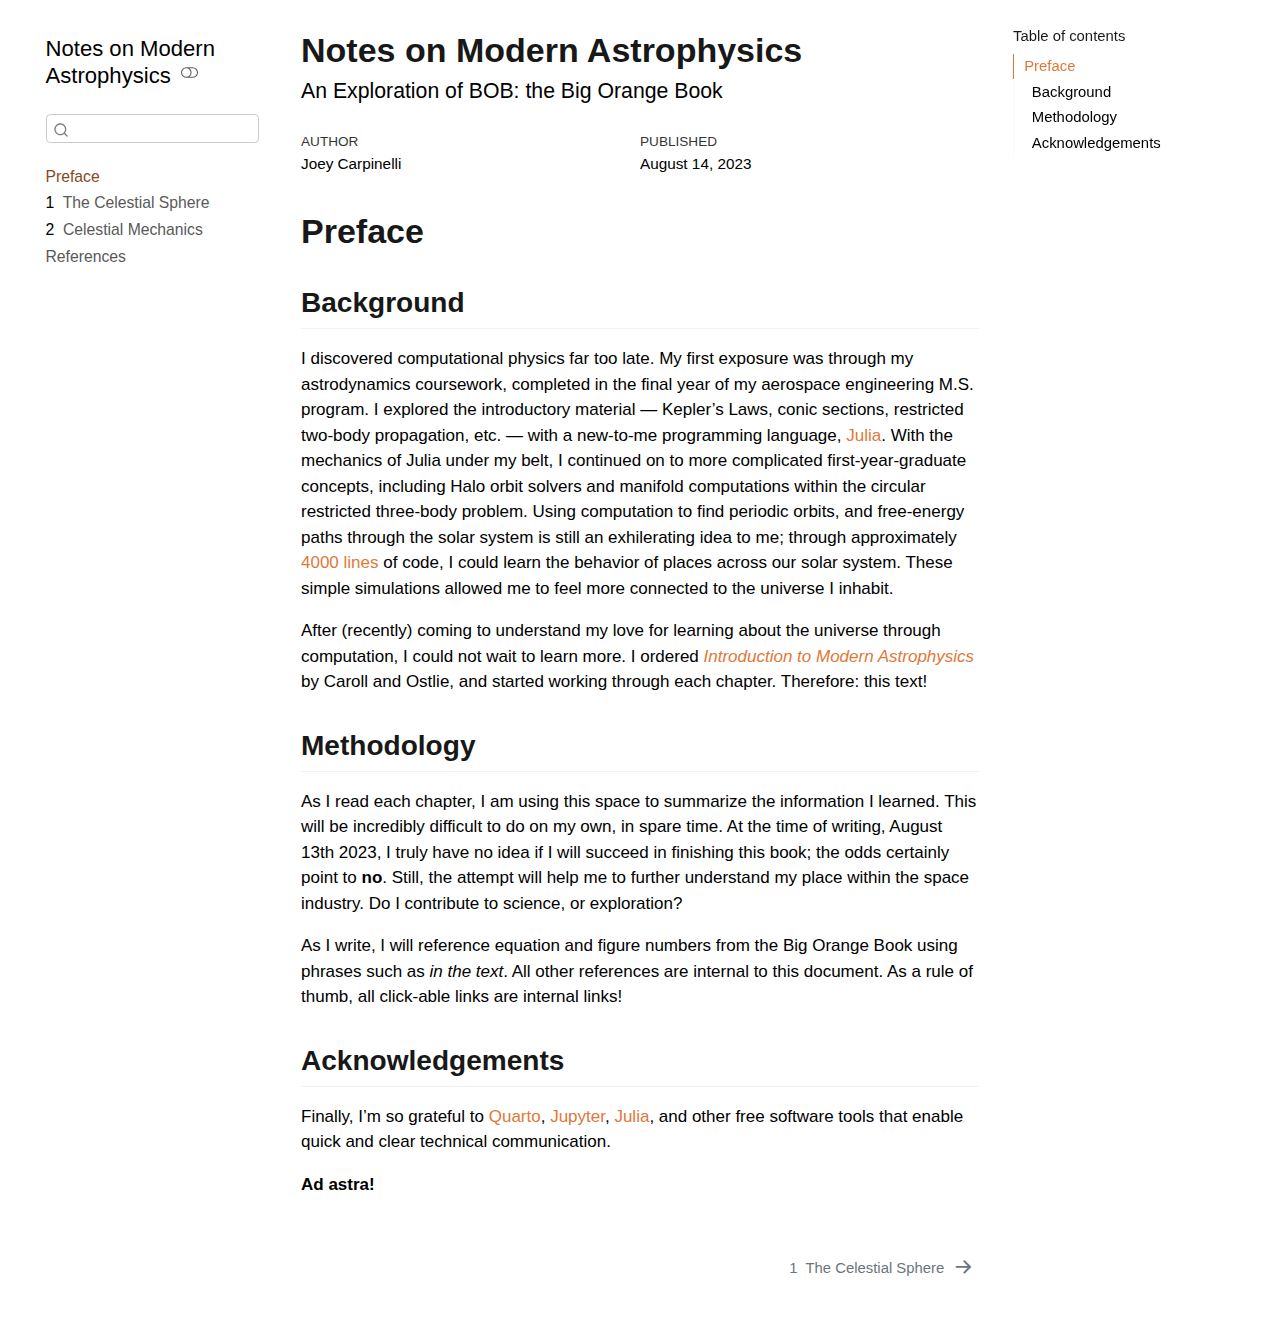
<file: index.html>
<!DOCTYPE html>
<html xmlns="http://www.w3.org/1999/xhtml" lang="en" xml:lang="en"><head>

<meta charset="utf-8">
<meta name="generator" content="quarto-1.3.450">

<meta name="viewport" content="width=device-width, initial-scale=1.0, user-scalable=yes">

<meta name="author" content="Joey Carpinelli">
<meta name="dcterms.date" content="2023-08-14">

<title>Notes on Modern Astrophysics</title>
<style>
code{white-space: pre-wrap;}
span.smallcaps{font-variant: small-caps;}
div.columns{display: flex; gap: min(4vw, 1.5em);}
div.column{flex: auto; overflow-x: auto;}
div.hanging-indent{margin-left: 1.5em; text-indent: -1.5em;}
ul.task-list{list-style: none;}
ul.task-list li input[type="checkbox"] {
  width: 0.8em;
  margin: 0 0.8em 0.2em -1em; /* quarto-specific, see https://github.com/quarto-dev/quarto-cli/issues/4556 */ 
  vertical-align: middle;
}
</style>


<script src="site_libs/quarto-nav/quarto-nav.js"></script>
<script src="site_libs/quarto-nav/headroom.min.js"></script>
<script src="site_libs/clipboard/clipboard.min.js"></script>
<script src="site_libs/quarto-search/autocomplete.umd.js"></script>
<script src="site_libs/quarto-search/fuse.min.js"></script>
<script src="site_libs/quarto-search/quarto-search.js"></script>
<meta name="quarto:offset" content="./">
<link href="./celestial-sphere.html" rel="next">
<script src="site_libs/quarto-html/quarto.js"></script>
<script src="site_libs/quarto-html/popper.min.js"></script>
<script src="site_libs/quarto-html/tippy.umd.min.js"></script>
<script src="site_libs/quarto-html/anchor.min.js"></script>
<link href="site_libs/quarto-html/tippy.css" rel="stylesheet">
<link href="site_libs/quarto-html/quarto-syntax-highlighting.css" rel="stylesheet" class="quarto-color-scheme" id="quarto-text-highlighting-styles">
<link href="site_libs/quarto-html/quarto-syntax-highlighting-dark.css" rel="prefetch" class="quarto-color-scheme quarto-color-alternate" id="quarto-text-highlighting-styles">
<script src="site_libs/bootstrap/bootstrap.min.js"></script>
<link href="site_libs/bootstrap/bootstrap-icons.css" rel="stylesheet">
<link href="site_libs/bootstrap/bootstrap.min.css" rel="stylesheet" class="quarto-color-scheme" id="quarto-bootstrap" data-mode="light">
<link href="site_libs/bootstrap/bootstrap-dark.min.css" rel="prefetch" class="quarto-color-scheme quarto-color-alternate" id="quarto-bootstrap" data-mode="dark">
<script id="quarto-search-options" type="application/json">{
  "location": "sidebar",
  "copy-button": false,
  "collapse-after": 3,
  "panel-placement": "start",
  "type": "textbox",
  "limit": 20,
  "language": {
    "search-no-results-text": "No results",
    "search-matching-documents-text": "matching documents",
    "search-copy-link-title": "Copy link to search",
    "search-hide-matches-text": "Hide additional matches",
    "search-more-match-text": "more match in this document",
    "search-more-matches-text": "more matches in this document",
    "search-clear-button-title": "Clear",
    "search-detached-cancel-button-title": "Cancel",
    "search-submit-button-title": "Submit",
    "search-label": "Search"
  }
}</script>


<link rel="stylesheet" href="formatting/styles.css">
</head>

<body class="nav-sidebar floating">

<div id="quarto-search-results"></div>
  <header id="quarto-header" class="headroom fixed-top">
  <nav class="quarto-secondary-nav">
    <div class="container-fluid d-flex">
      <button type="button" class="quarto-btn-toggle btn" data-bs-toggle="collapse" data-bs-target="#quarto-sidebar,#quarto-sidebar-glass" aria-controls="quarto-sidebar" aria-expanded="false" aria-label="Toggle sidebar navigation" onclick="if (window.quartoToggleHeadroom) { window.quartoToggleHeadroom(); }">
        <i class="bi bi-layout-text-sidebar-reverse"></i>
      </button>
      <nav class="quarto-page-breadcrumbs" aria-label="breadcrumb"><ol class="breadcrumb"><li class="breadcrumb-item"><a href="./index.html">Preface</a></li></ol></nav>
      <a class="flex-grow-1" role="button" data-bs-toggle="collapse" data-bs-target="#quarto-sidebar,#quarto-sidebar-glass" aria-controls="quarto-sidebar" aria-expanded="false" aria-label="Toggle sidebar navigation" onclick="if (window.quartoToggleHeadroom) { window.quartoToggleHeadroom(); }">      
      </a>
      <button type="button" class="btn quarto-search-button" aria-label="" onclick="window.quartoOpenSearch();">
        <i class="bi bi-search"></i>
      </button>
    </div>
  </nav>
</header>
<!-- content -->
<div id="quarto-content" class="quarto-container page-columns page-rows-contents page-layout-article">
<!-- sidebar -->
  <nav id="quarto-sidebar" class="sidebar collapse collapse-horizontal sidebar-navigation floating overflow-auto">
    <div class="pt-lg-2 mt-2 text-left sidebar-header">
    <div class="sidebar-title mb-0 py-0">
      <a href="./">Notes on Modern Astrophysics</a> 
        <div class="sidebar-tools-main">
  <a href="" class="quarto-color-scheme-toggle quarto-navigation-tool  px-1" onclick="window.quartoToggleColorScheme(); return false;" title="Toggle dark mode"><i class="bi"></i></a>
</div>
    </div>
      </div>
        <div class="mt-2 flex-shrink-0 align-items-center">
        <div class="sidebar-search">
        <div id="quarto-search" class="" title="Search"></div>
        </div>
        </div>
    <div class="sidebar-menu-container"> 
    <ul class="list-unstyled mt-1">
        <li class="sidebar-item">
  <div class="sidebar-item-container"> 
  <a href="./index.html" class="sidebar-item-text sidebar-link active">
 <span class="menu-text">Preface</span></a>
  </div>
</li>
        <li class="sidebar-item">
  <div class="sidebar-item-container"> 
  <a href="./celestial-sphere.html" class="sidebar-item-text sidebar-link">
 <span class="menu-text"><span class="chapter-number">1</span>&nbsp; <span class="chapter-title">The Celestial Sphere</span></span></a>
  </div>
</li>
        <li class="sidebar-item">
  <div class="sidebar-item-container"> 
  <a href="./celestial-mechanics.html" class="sidebar-item-text sidebar-link">
 <span class="menu-text"><span class="chapter-number">2</span>&nbsp; <span class="chapter-title">Celestial Mechanics</span></span></a>
  </div>
</li>
        <li class="sidebar-item">
  <div class="sidebar-item-container"> 
  <a href="./references.html" class="sidebar-item-text sidebar-link">
 <span class="menu-text">References</span></a>
  </div>
</li>
    </ul>
    </div>
</nav>
<div id="quarto-sidebar-glass" data-bs-toggle="collapse" data-bs-target="#quarto-sidebar,#quarto-sidebar-glass"></div>
<!-- margin-sidebar -->
    <div id="quarto-margin-sidebar" class="sidebar margin-sidebar">
        <nav id="TOC" role="doc-toc" class="toc-active">
    <h2 id="toc-title">Table of contents</h2>
   
  <ul>
  <li><a href="#preface" id="toc-preface" class="nav-link active" data-scroll-target="#preface">Preface</a>
  <ul class="collapse">
  <li><a href="#background" id="toc-background" class="nav-link" data-scroll-target="#background">Background</a></li>
  <li><a href="#methodology" id="toc-methodology" class="nav-link" data-scroll-target="#methodology">Methodology</a></li>
  <li><a href="#acknowledgements" id="toc-acknowledgements" class="nav-link" data-scroll-target="#acknowledgements">Acknowledgements</a></li>
  </ul></li>
  </ul>
</nav>
    </div>
<!-- main -->
<main class="content" id="quarto-document-content">

<header id="title-block-header" class="quarto-title-block default">
<div class="quarto-title">
<h1 class="title">Notes on Modern Astrophysics</h1>
<p class="subtitle lead">An Exploration of BOB: the Big Orange Book</p>
</div>



<div class="quarto-title-meta">

    <div>
    <div class="quarto-title-meta-heading">Author</div>
    <div class="quarto-title-meta-contents">
             <p>Joey Carpinelli </p>
          </div>
  </div>
    
    <div>
    <div class="quarto-title-meta-heading">Published</div>
    <div class="quarto-title-meta-contents">
      <p class="date">August 14, 2023</p>
    </div>
  </div>
  
    
  </div>
  

</header>

<section id="preface" class="level1 unnumbered">
<h1 class="unnumbered">Preface</h1>
<section id="background" class="level2">
<h2 class="anchored" data-anchor-id="background">Background</h2>
<p>I discovered computational physics far too late. My first exposure was through my astrodynamics coursework, completed in the final year of my aerospace engineering M.S. program. I explored the introductory material — Kepler’s Laws, conic sections, restricted two-body propagation, etc. — with a new-to-me programming language, <a href="https://julialang.org">Julia</a>. With the mechanics of Julia under my belt, I continued on to more complicated first-year-graduate concepts, including Halo orbit solvers and manifold computations within the circular restricted three-body problem. Using computation to find periodic orbits, and free-energy paths through the solar system is still an exhilerating idea to me; through approximately <a href="https://github.com/cadojo/GeneralAstrodynamics.jl">4000 lines</a> of code, I could learn the behavior of places across our solar system. These simple simulations allowed me to feel more connected to the universe I inhabit.</p>
<p>After (recently) coming to understand my love for learning about the universe through computation, I could not wait to learn more. I ordered <a href="https://www.cambridge.org/highereducation/books/an-introduction-to-modern-astrophysics/"><em>Introduction to Modern Astrophysics</em></a> by Caroll and Ostlie, and started working through each chapter. Therefore: this text!</p>
</section>
<section id="methodology" class="level2">
<h2 class="anchored" data-anchor-id="methodology">Methodology</h2>
<p>As I read each chapter, I am using this space to summarize the information I learned. This will be incredibly difficult to do on my own, in spare time. At the time of writing, August 13th 2023, I truly have no idea if I will succeed in finishing this book; the odds certainly point to <strong>no</strong>. Still, the attempt will help me to further understand my place within the space industry. Do I contribute to science, or exploration?</p>
<p>As I write, I will reference equation and figure numbers from the Big Orange Book using phrases such as <em>in the text</em>. All other references are internal to this document. As a rule of thumb, all click-able links are internal links!</p>
</section>
<section id="acknowledgements" class="level2">
<h2 class="anchored" data-anchor-id="acknowledgements">Acknowledgements</h2>
<p>Finally, I’m so grateful to <a href="https://quarto.org">Quarto</a>, <a href="https://jupyter.org">Jupyter</a>, <a href="https://julialang.org">Julia</a>, and other free software tools that enable quick and clear technical communication.</p>
<p><strong>Ad astra!</strong></p>


</section>
</section>

</main> <!-- /main -->
<script id="quarto-html-after-body" type="application/javascript">
window.document.addEventListener("DOMContentLoaded", function (event) {
  const toggleBodyColorMode = (bsSheetEl) => {
    const mode = bsSheetEl.getAttribute("data-mode");
    const bodyEl = window.document.querySelector("body");
    if (mode === "dark") {
      bodyEl.classList.add("quarto-dark");
      bodyEl.classList.remove("quarto-light");
    } else {
      bodyEl.classList.add("quarto-light");
      bodyEl.classList.remove("quarto-dark");
    }
  }
  const toggleBodyColorPrimary = () => {
    const bsSheetEl = window.document.querySelector("link#quarto-bootstrap");
    if (bsSheetEl) {
      toggleBodyColorMode(bsSheetEl);
    }
  }
  toggleBodyColorPrimary();  
  const disableStylesheet = (stylesheets) => {
    for (let i=0; i < stylesheets.length; i++) {
      const stylesheet = stylesheets[i];
      stylesheet.rel = 'prefetch';
    }
  }
  const enableStylesheet = (stylesheets) => {
    for (let i=0; i < stylesheets.length; i++) {
      const stylesheet = stylesheets[i];
      stylesheet.rel = 'stylesheet';
    }
  }
  const manageTransitions = (selector, allowTransitions) => {
    const els = window.document.querySelectorAll(selector);
    for (let i=0; i < els.length; i++) {
      const el = els[i];
      if (allowTransitions) {
        el.classList.remove('notransition');
      } else {
        el.classList.add('notransition');
      }
    }
  }
  const toggleColorMode = (alternate) => {
    // Switch the stylesheets
    const alternateStylesheets = window.document.querySelectorAll('link.quarto-color-scheme.quarto-color-alternate');
    manageTransitions('#quarto-margin-sidebar .nav-link', false);
    if (alternate) {
      enableStylesheet(alternateStylesheets);
      for (const sheetNode of alternateStylesheets) {
        if (sheetNode.id === "quarto-bootstrap") {
          toggleBodyColorMode(sheetNode);
        }
      }
    } else {
      disableStylesheet(alternateStylesheets);
      toggleBodyColorPrimary();
    }
    manageTransitions('#quarto-margin-sidebar .nav-link', true);
    // Switch the toggles
    const toggles = window.document.querySelectorAll('.quarto-color-scheme-toggle');
    for (let i=0; i < toggles.length; i++) {
      const toggle = toggles[i];
      if (toggle) {
        if (alternate) {
          toggle.classList.add("alternate");     
        } else {
          toggle.classList.remove("alternate");
        }
      }
    }
    // Hack to workaround the fact that safari doesn't
    // properly recolor the scrollbar when toggling (#1455)
    if (navigator.userAgent.indexOf('Safari') > 0 && navigator.userAgent.indexOf('Chrome') == -1) {
      manageTransitions("body", false);
      window.scrollTo(0, 1);
      setTimeout(() => {
        window.scrollTo(0, 0);
        manageTransitions("body", true);
      }, 40);  
    }
  }
  const isFileUrl = () => { 
    return window.location.protocol === 'file:';
  }
  const hasAlternateSentinel = () => {  
    let styleSentinel = getColorSchemeSentinel();
    if (styleSentinel !== null) {
      return styleSentinel === "alternate";
    } else {
      return false;
    }
  }
  const setStyleSentinel = (alternate) => {
    const value = alternate ? "alternate" : "default";
    if (!isFileUrl()) {
      window.localStorage.setItem("quarto-color-scheme", value);
    } else {
      localAlternateSentinel = value;
    }
  }
  const getColorSchemeSentinel = () => {
    if (!isFileUrl()) {
      const storageValue = window.localStorage.getItem("quarto-color-scheme");
      return storageValue != null ? storageValue : localAlternateSentinel;
    } else {
      return localAlternateSentinel;
    }
  }
  let localAlternateSentinel = 'default';
  // Dark / light mode switch
  window.quartoToggleColorScheme = () => {
    // Read the current dark / light value 
    let toAlternate = !hasAlternateSentinel();
    toggleColorMode(toAlternate);
    setStyleSentinel(toAlternate);
  };
  // Ensure there is a toggle, if there isn't float one in the top right
  if (window.document.querySelector('.quarto-color-scheme-toggle') === null) {
    const a = window.document.createElement('a');
    a.classList.add('top-right');
    a.classList.add('quarto-color-scheme-toggle');
    a.href = "";
    a.onclick = function() { try { window.quartoToggleColorScheme(); } catch {} return false; };
    const i = window.document.createElement("i");
    i.classList.add('bi');
    a.appendChild(i);
    window.document.body.appendChild(a);
  }
  // Switch to dark mode if need be
  if (hasAlternateSentinel()) {
    toggleColorMode(true);
  } else {
    toggleColorMode(false);
  }
  const icon = "";
  const anchorJS = new window.AnchorJS();
  anchorJS.options = {
    placement: 'right',
    icon: icon
  };
  anchorJS.add('.anchored');
  const isCodeAnnotation = (el) => {
    for (const clz of el.classList) {
      if (clz.startsWith('code-annotation-')) {                     
        return true;
      }
    }
    return false;
  }
  const clipboard = new window.ClipboardJS('.code-copy-button', {
    text: function(trigger) {
      const codeEl = trigger.previousElementSibling.cloneNode(true);
      for (const childEl of codeEl.children) {
        if (isCodeAnnotation(childEl)) {
          childEl.remove();
        }
      }
      return codeEl.innerText;
    }
  });
  clipboard.on('success', function(e) {
    // button target
    const button = e.trigger;
    // don't keep focus
    button.blur();
    // flash "checked"
    button.classList.add('code-copy-button-checked');
    var currentTitle = button.getAttribute("title");
    button.setAttribute("title", "Copied!");
    let tooltip;
    if (window.bootstrap) {
      button.setAttribute("data-bs-toggle", "tooltip");
      button.setAttribute("data-bs-placement", "left");
      button.setAttribute("data-bs-title", "Copied!");
      tooltip = new bootstrap.Tooltip(button, 
        { trigger: "manual", 
          customClass: "code-copy-button-tooltip",
          offset: [0, -8]});
      tooltip.show();    
    }
    setTimeout(function() {
      if (tooltip) {
        tooltip.hide();
        button.removeAttribute("data-bs-title");
        button.removeAttribute("data-bs-toggle");
        button.removeAttribute("data-bs-placement");
      }
      button.setAttribute("title", currentTitle);
      button.classList.remove('code-copy-button-checked');
    }, 1000);
    // clear code selection
    e.clearSelection();
  });
  function tippyHover(el, contentFn) {
    const config = {
      allowHTML: true,
      content: contentFn,
      maxWidth: 500,
      delay: 100,
      arrow: false,
      appendTo: function(el) {
          return el.parentElement;
      },
      interactive: true,
      interactiveBorder: 10,
      theme: 'quarto',
      placement: 'bottom-start'
    };
    window.tippy(el, config); 
  }
  const noterefs = window.document.querySelectorAll('a[role="doc-noteref"]');
  for (var i=0; i<noterefs.length; i++) {
    const ref = noterefs[i];
    tippyHover(ref, function() {
      // use id or data attribute instead here
      let href = ref.getAttribute('data-footnote-href') || ref.getAttribute('href');
      try { href = new URL(href).hash; } catch {}
      const id = href.replace(/^#\/?/, "");
      const note = window.document.getElementById(id);
      return note.innerHTML;
    });
  }
      let selectedAnnoteEl;
      const selectorForAnnotation = ( cell, annotation) => {
        let cellAttr = 'data-code-cell="' + cell + '"';
        let lineAttr = 'data-code-annotation="' +  annotation + '"';
        const selector = 'span[' + cellAttr + '][' + lineAttr + ']';
        return selector;
      }
      const selectCodeLines = (annoteEl) => {
        const doc = window.document;
        const targetCell = annoteEl.getAttribute("data-target-cell");
        const targetAnnotation = annoteEl.getAttribute("data-target-annotation");
        const annoteSpan = window.document.querySelector(selectorForAnnotation(targetCell, targetAnnotation));
        const lines = annoteSpan.getAttribute("data-code-lines").split(",");
        const lineIds = lines.map((line) => {
          return targetCell + "-" + line;
        })
        let top = null;
        let height = null;
        let parent = null;
        if (lineIds.length > 0) {
            //compute the position of the single el (top and bottom and make a div)
            const el = window.document.getElementById(lineIds[0]);
            top = el.offsetTop;
            height = el.offsetHeight;
            parent = el.parentElement.parentElement;
          if (lineIds.length > 1) {
            const lastEl = window.document.getElementById(lineIds[lineIds.length - 1]);
            const bottom = lastEl.offsetTop + lastEl.offsetHeight;
            height = bottom - top;
          }
          if (top !== null && height !== null && parent !== null) {
            // cook up a div (if necessary) and position it 
            let div = window.document.getElementById("code-annotation-line-highlight");
            if (div === null) {
              div = window.document.createElement("div");
              div.setAttribute("id", "code-annotation-line-highlight");
              div.style.position = 'absolute';
              parent.appendChild(div);
            }
            div.style.top = top - 2 + "px";
            div.style.height = height + 4 + "px";
            let gutterDiv = window.document.getElementById("code-annotation-line-highlight-gutter");
            if (gutterDiv === null) {
              gutterDiv = window.document.createElement("div");
              gutterDiv.setAttribute("id", "code-annotation-line-highlight-gutter");
              gutterDiv.style.position = 'absolute';
              const codeCell = window.document.getElementById(targetCell);
              const gutter = codeCell.querySelector('.code-annotation-gutter');
              gutter.appendChild(gutterDiv);
            }
            gutterDiv.style.top = top - 2 + "px";
            gutterDiv.style.height = height + 4 + "px";
          }
          selectedAnnoteEl = annoteEl;
        }
      };
      const unselectCodeLines = () => {
        const elementsIds = ["code-annotation-line-highlight", "code-annotation-line-highlight-gutter"];
        elementsIds.forEach((elId) => {
          const div = window.document.getElementById(elId);
          if (div) {
            div.remove();
          }
        });
        selectedAnnoteEl = undefined;
      };
      // Attach click handler to the DT
      const annoteDls = window.document.querySelectorAll('dt[data-target-cell]');
      for (const annoteDlNode of annoteDls) {
        annoteDlNode.addEventListener('click', (event) => {
          const clickedEl = event.target;
          if (clickedEl !== selectedAnnoteEl) {
            unselectCodeLines();
            const activeEl = window.document.querySelector('dt[data-target-cell].code-annotation-active');
            if (activeEl) {
              activeEl.classList.remove('code-annotation-active');
            }
            selectCodeLines(clickedEl);
            clickedEl.classList.add('code-annotation-active');
          } else {
            // Unselect the line
            unselectCodeLines();
            clickedEl.classList.remove('code-annotation-active');
          }
        });
      }
  const findCites = (el) => {
    const parentEl = el.parentElement;
    if (parentEl) {
      const cites = parentEl.dataset.cites;
      if (cites) {
        return {
          el,
          cites: cites.split(' ')
        };
      } else {
        return findCites(el.parentElement)
      }
    } else {
      return undefined;
    }
  };
  var bibliorefs = window.document.querySelectorAll('a[role="doc-biblioref"]');
  for (var i=0; i<bibliorefs.length; i++) {
    const ref = bibliorefs[i];
    const citeInfo = findCites(ref);
    if (citeInfo) {
      tippyHover(citeInfo.el, function() {
        var popup = window.document.createElement('div');
        citeInfo.cites.forEach(function(cite) {
          var citeDiv = window.document.createElement('div');
          citeDiv.classList.add('hanging-indent');
          citeDiv.classList.add('csl-entry');
          var biblioDiv = window.document.getElementById('ref-' + cite);
          if (biblioDiv) {
            citeDiv.innerHTML = biblioDiv.innerHTML;
          }
          popup.appendChild(citeDiv);
        });
        return popup.innerHTML;
      });
    }
  }
});
</script>
<nav class="page-navigation">
  <div class="nav-page nav-page-previous">
  </div>
  <div class="nav-page nav-page-next">
      <a href="./celestial-sphere.html" class="pagination-link">
        <span class="nav-page-text"><span class="chapter-number">1</span>&nbsp; <span class="chapter-title">The Celestial Sphere</span></span> <i class="bi bi-arrow-right-short"></i>
      </a>
  </div>
</nav>
</div> <!-- /content -->



</body></html>
</file>
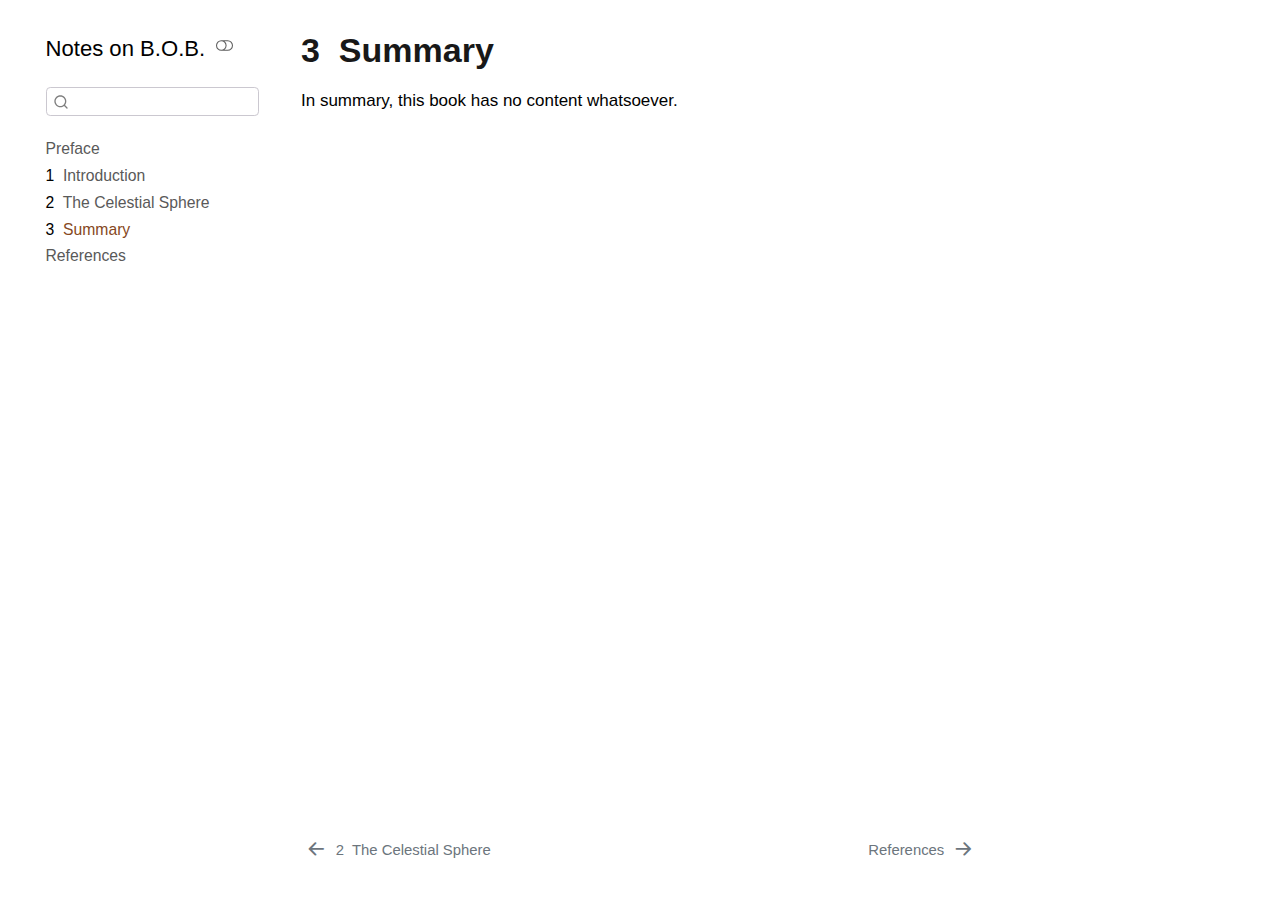
<file: summary.html>
<!DOCTYPE html>
<html xmlns="http://www.w3.org/1999/xhtml" lang="en" xml:lang="en"><head>

<meta charset="utf-8">
<meta name="generator" content="quarto-1.3.450">

<meta name="viewport" content="width=device-width, initial-scale=1.0, user-scalable=yes">


<title>Notes on B.O.B. - 3&nbsp; Summary</title>
<style>
code{white-space: pre-wrap;}
span.smallcaps{font-variant: small-caps;}
div.columns{display: flex; gap: min(4vw, 1.5em);}
div.column{flex: auto; overflow-x: auto;}
div.hanging-indent{margin-left: 1.5em; text-indent: -1.5em;}
ul.task-list{list-style: none;}
ul.task-list li input[type="checkbox"] {
  width: 0.8em;
  margin: 0 0.8em 0.2em -1em; /* quarto-specific, see https://github.com/quarto-dev/quarto-cli/issues/4556 */ 
  vertical-align: middle;
}
</style>


<script src="site_libs/quarto-nav/quarto-nav.js"></script>
<script src="site_libs/quarto-nav/headroom.min.js"></script>
<script src="site_libs/clipboard/clipboard.min.js"></script>
<script src="site_libs/quarto-search/autocomplete.umd.js"></script>
<script src="site_libs/quarto-search/fuse.min.js"></script>
<script src="site_libs/quarto-search/quarto-search.js"></script>
<meta name="quarto:offset" content="./">
<link href="./references.html" rel="next">
<link href="./celestial-sphere.html" rel="prev">
<script src="site_libs/quarto-html/quarto.js"></script>
<script src="site_libs/quarto-html/popper.min.js"></script>
<script src="site_libs/quarto-html/tippy.umd.min.js"></script>
<script src="site_libs/quarto-html/anchor.min.js"></script>
<link href="site_libs/quarto-html/tippy.css" rel="stylesheet">
<link href="site_libs/quarto-html/quarto-syntax-highlighting.css" rel="stylesheet" class="quarto-color-scheme" id="quarto-text-highlighting-styles">
<link href="site_libs/quarto-html/quarto-syntax-highlighting-dark.css" rel="prefetch" class="quarto-color-scheme quarto-color-alternate" id="quarto-text-highlighting-styles">
<script src="site_libs/bootstrap/bootstrap.min.js"></script>
<link href="site_libs/bootstrap/bootstrap-icons.css" rel="stylesheet">
<link href="site_libs/bootstrap/bootstrap.min.css" rel="stylesheet" class="quarto-color-scheme" id="quarto-bootstrap" data-mode="light">
<link href="site_libs/bootstrap/bootstrap-dark.min.css" rel="prefetch" class="quarto-color-scheme quarto-color-alternate" id="quarto-bootstrap" data-mode="dark">
<script id="quarto-search-options" type="application/json">{
  "location": "sidebar",
  "copy-button": false,
  "collapse-after": 3,
  "panel-placement": "start",
  "type": "textbox",
  "limit": 20,
  "language": {
    "search-no-results-text": "No results",
    "search-matching-documents-text": "matching documents",
    "search-copy-link-title": "Copy link to search",
    "search-hide-matches-text": "Hide additional matches",
    "search-more-match-text": "more match in this document",
    "search-more-matches-text": "more matches in this document",
    "search-clear-button-title": "Clear",
    "search-detached-cancel-button-title": "Cancel",
    "search-submit-button-title": "Submit",
    "search-label": "Search"
  }
}</script>


</head>

<body class="nav-sidebar floating">

<div id="quarto-search-results"></div>
  <header id="quarto-header" class="headroom fixed-top">
  <nav class="quarto-secondary-nav">
    <div class="container-fluid d-flex">
      <button type="button" class="quarto-btn-toggle btn" data-bs-toggle="collapse" data-bs-target="#quarto-sidebar,#quarto-sidebar-glass" aria-controls="quarto-sidebar" aria-expanded="false" aria-label="Toggle sidebar navigation" onclick="if (window.quartoToggleHeadroom) { window.quartoToggleHeadroom(); }">
        <i class="bi bi-layout-text-sidebar-reverse"></i>
      </button>
      <nav class="quarto-page-breadcrumbs" aria-label="breadcrumb"><ol class="breadcrumb"><li class="breadcrumb-item"><a href="./summary.html"><span class="chapter-number">3</span>&nbsp; <span class="chapter-title">Summary</span></a></li></ol></nav>
      <a class="flex-grow-1" role="button" data-bs-toggle="collapse" data-bs-target="#quarto-sidebar,#quarto-sidebar-glass" aria-controls="quarto-sidebar" aria-expanded="false" aria-label="Toggle sidebar navigation" onclick="if (window.quartoToggleHeadroom) { window.quartoToggleHeadroom(); }">      
      </a>
      <button type="button" class="btn quarto-search-button" aria-label="" onclick="window.quartoOpenSearch();">
        <i class="bi bi-search"></i>
      </button>
    </div>
  </nav>
</header>
<!-- content -->
<div id="quarto-content" class="quarto-container page-columns page-rows-contents page-layout-article">
<!-- sidebar -->
  <nav id="quarto-sidebar" class="sidebar collapse collapse-horizontal sidebar-navigation floating overflow-auto">
    <div class="pt-lg-2 mt-2 text-left sidebar-header">
    <div class="sidebar-title mb-0 py-0">
      <a href="./">Notes on B.O.B.</a> 
        <div class="sidebar-tools-main">
  <a href="" class="quarto-color-scheme-toggle quarto-navigation-tool  px-1" onclick="window.quartoToggleColorScheme(); return false;" title="Toggle dark mode"><i class="bi"></i></a>
</div>
    </div>
      </div>
        <div class="mt-2 flex-shrink-0 align-items-center">
        <div class="sidebar-search">
        <div id="quarto-search" class="" title="Search"></div>
        </div>
        </div>
    <div class="sidebar-menu-container"> 
    <ul class="list-unstyled mt-1">
        <li class="sidebar-item">
  <div class="sidebar-item-container"> 
  <a href="./index.html" class="sidebar-item-text sidebar-link">
 <span class="menu-text">Preface</span></a>
  </div>
</li>
        <li class="sidebar-item">
  <div class="sidebar-item-container"> 
  <a href="./intro.html" class="sidebar-item-text sidebar-link">
 <span class="menu-text"><span class="chapter-number">1</span>&nbsp; <span class="chapter-title">Introduction</span></span></a>
  </div>
</li>
        <li class="sidebar-item">
  <div class="sidebar-item-container"> 
  <a href="./celestial-sphere.html" class="sidebar-item-text sidebar-link">
 <span class="menu-text"><span class="chapter-number">2</span>&nbsp; <span class="chapter-title">The Celestial Sphere</span></span></a>
  </div>
</li>
        <li class="sidebar-item">
  <div class="sidebar-item-container"> 
  <a href="./summary.html" class="sidebar-item-text sidebar-link active">
 <span class="menu-text"><span class="chapter-number">3</span>&nbsp; <span class="chapter-title">Summary</span></span></a>
  </div>
</li>
        <li class="sidebar-item">
  <div class="sidebar-item-container"> 
  <a href="./references.html" class="sidebar-item-text sidebar-link">
 <span class="menu-text">References</span></a>
  </div>
</li>
    </ul>
    </div>
</nav>
<div id="quarto-sidebar-glass" data-bs-toggle="collapse" data-bs-target="#quarto-sidebar,#quarto-sidebar-glass"></div>
<!-- margin-sidebar -->
    <div id="quarto-margin-sidebar" class="sidebar margin-sidebar">
        
    </div>
<!-- main -->
<main class="content" id="quarto-document-content">

<header id="title-block-header" class="quarto-title-block default">
<div class="quarto-title">
<h1 class="title"><span class="chapter-number">3</span>&nbsp; <span class="chapter-title">Summary</span></h1>
</div>



<div class="quarto-title-meta">

    
  
    
  </div>
  

</header>

<p>In summary, this book has no content whatsoever.</p>



</main> <!-- /main -->
<script id="quarto-html-after-body" type="application/javascript">
window.document.addEventListener("DOMContentLoaded", function (event) {
  const toggleBodyColorMode = (bsSheetEl) => {
    const mode = bsSheetEl.getAttribute("data-mode");
    const bodyEl = window.document.querySelector("body");
    if (mode === "dark") {
      bodyEl.classList.add("quarto-dark");
      bodyEl.classList.remove("quarto-light");
    } else {
      bodyEl.classList.add("quarto-light");
      bodyEl.classList.remove("quarto-dark");
    }
  }
  const toggleBodyColorPrimary = () => {
    const bsSheetEl = window.document.querySelector("link#quarto-bootstrap");
    if (bsSheetEl) {
      toggleBodyColorMode(bsSheetEl);
    }
  }
  toggleBodyColorPrimary();  
  const disableStylesheet = (stylesheets) => {
    for (let i=0; i < stylesheets.length; i++) {
      const stylesheet = stylesheets[i];
      stylesheet.rel = 'prefetch';
    }
  }
  const enableStylesheet = (stylesheets) => {
    for (let i=0; i < stylesheets.length; i++) {
      const stylesheet = stylesheets[i];
      stylesheet.rel = 'stylesheet';
    }
  }
  const manageTransitions = (selector, allowTransitions) => {
    const els = window.document.querySelectorAll(selector);
    for (let i=0; i < els.length; i++) {
      const el = els[i];
      if (allowTransitions) {
        el.classList.remove('notransition');
      } else {
        el.classList.add('notransition');
      }
    }
  }
  const toggleColorMode = (alternate) => {
    // Switch the stylesheets
    const alternateStylesheets = window.document.querySelectorAll('link.quarto-color-scheme.quarto-color-alternate');
    manageTransitions('#quarto-margin-sidebar .nav-link', false);
    if (alternate) {
      enableStylesheet(alternateStylesheets);
      for (const sheetNode of alternateStylesheets) {
        if (sheetNode.id === "quarto-bootstrap") {
          toggleBodyColorMode(sheetNode);
        }
      }
    } else {
      disableStylesheet(alternateStylesheets);
      toggleBodyColorPrimary();
    }
    manageTransitions('#quarto-margin-sidebar .nav-link', true);
    // Switch the toggles
    const toggles = window.document.querySelectorAll('.quarto-color-scheme-toggle');
    for (let i=0; i < toggles.length; i++) {
      const toggle = toggles[i];
      if (toggle) {
        if (alternate) {
          toggle.classList.add("alternate");     
        } else {
          toggle.classList.remove("alternate");
        }
      }
    }
    // Hack to workaround the fact that safari doesn't
    // properly recolor the scrollbar when toggling (#1455)
    if (navigator.userAgent.indexOf('Safari') > 0 && navigator.userAgent.indexOf('Chrome') == -1) {
      manageTransitions("body", false);
      window.scrollTo(0, 1);
      setTimeout(() => {
        window.scrollTo(0, 0);
        manageTransitions("body", true);
      }, 40);  
    }
  }
  const isFileUrl = () => { 
    return window.location.protocol === 'file:';
  }
  const hasAlternateSentinel = () => {  
    let styleSentinel = getColorSchemeSentinel();
    if (styleSentinel !== null) {
      return styleSentinel === "alternate";
    } else {
      return false;
    }
  }
  const setStyleSentinel = (alternate) => {
    const value = alternate ? "alternate" : "default";
    if (!isFileUrl()) {
      window.localStorage.setItem("quarto-color-scheme", value);
    } else {
      localAlternateSentinel = value;
    }
  }
  const getColorSchemeSentinel = () => {
    if (!isFileUrl()) {
      const storageValue = window.localStorage.getItem("quarto-color-scheme");
      return storageValue != null ? storageValue : localAlternateSentinel;
    } else {
      return localAlternateSentinel;
    }
  }
  let localAlternateSentinel = 'default';
  // Dark / light mode switch
  window.quartoToggleColorScheme = () => {
    // Read the current dark / light value 
    let toAlternate = !hasAlternateSentinel();
    toggleColorMode(toAlternate);
    setStyleSentinel(toAlternate);
  };
  // Ensure there is a toggle, if there isn't float one in the top right
  if (window.document.querySelector('.quarto-color-scheme-toggle') === null) {
    const a = window.document.createElement('a');
    a.classList.add('top-right');
    a.classList.add('quarto-color-scheme-toggle');
    a.href = "";
    a.onclick = function() { try { window.quartoToggleColorScheme(); } catch {} return false; };
    const i = window.document.createElement("i");
    i.classList.add('bi');
    a.appendChild(i);
    window.document.body.appendChild(a);
  }
  // Switch to dark mode if need be
  if (hasAlternateSentinel()) {
    toggleColorMode(true);
  } else {
    toggleColorMode(false);
  }
  const icon = "";
  const anchorJS = new window.AnchorJS();
  anchorJS.options = {
    placement: 'right',
    icon: icon
  };
  anchorJS.add('.anchored');
  const isCodeAnnotation = (el) => {
    for (const clz of el.classList) {
      if (clz.startsWith('code-annotation-')) {                     
        return true;
      }
    }
    return false;
  }
  const clipboard = new window.ClipboardJS('.code-copy-button', {
    text: function(trigger) {
      const codeEl = trigger.previousElementSibling.cloneNode(true);
      for (const childEl of codeEl.children) {
        if (isCodeAnnotation(childEl)) {
          childEl.remove();
        }
      }
      return codeEl.innerText;
    }
  });
  clipboard.on('success', function(e) {
    // button target
    const button = e.trigger;
    // don't keep focus
    button.blur();
    // flash "checked"
    button.classList.add('code-copy-button-checked');
    var currentTitle = button.getAttribute("title");
    button.setAttribute("title", "Copied!");
    let tooltip;
    if (window.bootstrap) {
      button.setAttribute("data-bs-toggle", "tooltip");
      button.setAttribute("data-bs-placement", "left");
      button.setAttribute("data-bs-title", "Copied!");
      tooltip = new bootstrap.Tooltip(button, 
        { trigger: "manual", 
          customClass: "code-copy-button-tooltip",
          offset: [0, -8]});
      tooltip.show();    
    }
    setTimeout(function() {
      if (tooltip) {
        tooltip.hide();
        button.removeAttribute("data-bs-title");
        button.removeAttribute("data-bs-toggle");
        button.removeAttribute("data-bs-placement");
      }
      button.setAttribute("title", currentTitle);
      button.classList.remove('code-copy-button-checked');
    }, 1000);
    // clear code selection
    e.clearSelection();
  });
  function tippyHover(el, contentFn) {
    const config = {
      allowHTML: true,
      content: contentFn,
      maxWidth: 500,
      delay: 100,
      arrow: false,
      appendTo: function(el) {
          return el.parentElement;
      },
      interactive: true,
      interactiveBorder: 10,
      theme: 'quarto',
      placement: 'bottom-start'
    };
    window.tippy(el, config); 
  }
  const noterefs = window.document.querySelectorAll('a[role="doc-noteref"]');
  for (var i=0; i<noterefs.length; i++) {
    const ref = noterefs[i];
    tippyHover(ref, function() {
      // use id or data attribute instead here
      let href = ref.getAttribute('data-footnote-href') || ref.getAttribute('href');
      try { href = new URL(href).hash; } catch {}
      const id = href.replace(/^#\/?/, "");
      const note = window.document.getElementById(id);
      return note.innerHTML;
    });
  }
      let selectedAnnoteEl;
      const selectorForAnnotation = ( cell, annotation) => {
        let cellAttr = 'data-code-cell="' + cell + '"';
        let lineAttr = 'data-code-annotation="' +  annotation + '"';
        const selector = 'span[' + cellAttr + '][' + lineAttr + ']';
        return selector;
      }
      const selectCodeLines = (annoteEl) => {
        const doc = window.document;
        const targetCell = annoteEl.getAttribute("data-target-cell");
        const targetAnnotation = annoteEl.getAttribute("data-target-annotation");
        const annoteSpan = window.document.querySelector(selectorForAnnotation(targetCell, targetAnnotation));
        const lines = annoteSpan.getAttribute("data-code-lines").split(",");
        const lineIds = lines.map((line) => {
          return targetCell + "-" + line;
        })
        let top = null;
        let height = null;
        let parent = null;
        if (lineIds.length > 0) {
            //compute the position of the single el (top and bottom and make a div)
            const el = window.document.getElementById(lineIds[0]);
            top = el.offsetTop;
            height = el.offsetHeight;
            parent = el.parentElement.parentElement;
          if (lineIds.length > 1) {
            const lastEl = window.document.getElementById(lineIds[lineIds.length - 1]);
            const bottom = lastEl.offsetTop + lastEl.offsetHeight;
            height = bottom - top;
          }
          if (top !== null && height !== null && parent !== null) {
            // cook up a div (if necessary) and position it 
            let div = window.document.getElementById("code-annotation-line-highlight");
            if (div === null) {
              div = window.document.createElement("div");
              div.setAttribute("id", "code-annotation-line-highlight");
              div.style.position = 'absolute';
              parent.appendChild(div);
            }
            div.style.top = top - 2 + "px";
            div.style.height = height + 4 + "px";
            let gutterDiv = window.document.getElementById("code-annotation-line-highlight-gutter");
            if (gutterDiv === null) {
              gutterDiv = window.document.createElement("div");
              gutterDiv.setAttribute("id", "code-annotation-line-highlight-gutter");
              gutterDiv.style.position = 'absolute';
              const codeCell = window.document.getElementById(targetCell);
              const gutter = codeCell.querySelector('.code-annotation-gutter');
              gutter.appendChild(gutterDiv);
            }
            gutterDiv.style.top = top - 2 + "px";
            gutterDiv.style.height = height + 4 + "px";
          }
          selectedAnnoteEl = annoteEl;
        }
      };
      const unselectCodeLines = () => {
        const elementsIds = ["code-annotation-line-highlight", "code-annotation-line-highlight-gutter"];
        elementsIds.forEach((elId) => {
          const div = window.document.getElementById(elId);
          if (div) {
            div.remove();
          }
        });
        selectedAnnoteEl = undefined;
      };
      // Attach click handler to the DT
      const annoteDls = window.document.querySelectorAll('dt[data-target-cell]');
      for (const annoteDlNode of annoteDls) {
        annoteDlNode.addEventListener('click', (event) => {
          const clickedEl = event.target;
          if (clickedEl !== selectedAnnoteEl) {
            unselectCodeLines();
            const activeEl = window.document.querySelector('dt[data-target-cell].code-annotation-active');
            if (activeEl) {
              activeEl.classList.remove('code-annotation-active');
            }
            selectCodeLines(clickedEl);
            clickedEl.classList.add('code-annotation-active');
          } else {
            // Unselect the line
            unselectCodeLines();
            clickedEl.classList.remove('code-annotation-active');
          }
        });
      }
  const findCites = (el) => {
    const parentEl = el.parentElement;
    if (parentEl) {
      const cites = parentEl.dataset.cites;
      if (cites) {
        return {
          el,
          cites: cites.split(' ')
        };
      } else {
        return findCites(el.parentElement)
      }
    } else {
      return undefined;
    }
  };
  var bibliorefs = window.document.querySelectorAll('a[role="doc-biblioref"]');
  for (var i=0; i<bibliorefs.length; i++) {
    const ref = bibliorefs[i];
    const citeInfo = findCites(ref);
    if (citeInfo) {
      tippyHover(citeInfo.el, function() {
        var popup = window.document.createElement('div');
        citeInfo.cites.forEach(function(cite) {
          var citeDiv = window.document.createElement('div');
          citeDiv.classList.add('hanging-indent');
          citeDiv.classList.add('csl-entry');
          var biblioDiv = window.document.getElementById('ref-' + cite);
          if (biblioDiv) {
            citeDiv.innerHTML = biblioDiv.innerHTML;
          }
          popup.appendChild(citeDiv);
        });
        return popup.innerHTML;
      });
    }
  }
});
</script>
<nav class="page-navigation">
  <div class="nav-page nav-page-previous">
      <a href="./celestial-sphere.html" class="pagination-link">
        <i class="bi bi-arrow-left-short"></i> <span class="nav-page-text"><span class="chapter-number">2</span>&nbsp; <span class="chapter-title">The Celestial Sphere</span></span>
      </a>          
  </div>
  <div class="nav-page nav-page-next">
      <a href="./references.html" class="pagination-link">
        <span class="nav-page-text">References</span> <i class="bi bi-arrow-right-short"></i>
      </a>
  </div>
</nav>
</div> <!-- /content -->



</body></html>
</file>
<file: site_libs/quarto-html/tippy.css>
.tippy-box[data-animation=fade][data-state=hidden]{opacity:0}[data-tippy-root]{max-width:calc(100vw - 10px)}.tippy-box{position:relative;background-color:#333;color:#fff;border-radius:4px;font-size:14px;line-height:1.4;white-space:normal;outline:0;transition-property:transform,visibility,opacity}.tippy-box[data-placement^=top]>.tippy-arrow{bottom:0}.tippy-box[data-placement^=top]>.tippy-arrow:before{bottom:-7px;left:0;border-width:8px 8px 0;border-top-color:initial;transform-origin:center top}.tippy-box[data-placement^=bottom]>.tippy-arrow{top:0}.tippy-box[data-placement^=bottom]>.tippy-arrow:before{top:-7px;left:0;border-width:0 8px 8px;border-bottom-color:initial;transform-origin:center bottom}.tippy-box[data-placement^=left]>.tippy-arrow{right:0}.tippy-box[data-placement^=left]>.tippy-arrow:before{border-width:8px 0 8px 8px;border-left-color:initial;right:-7px;transform-origin:center left}.tippy-box[data-placement^=right]>.tippy-arrow{left:0}.tippy-box[data-placement^=right]>.tippy-arrow:before{left:-7px;border-width:8px 8px 8px 0;border-right-color:initial;transform-origin:center right}.tippy-box[data-inertia][data-state=visible]{transition-timing-function:cubic-bezier(.54,1.5,.38,1.11)}.tippy-arrow{width:16px;height:16px;color:#333}.tippy-arrow:before{content:"";position:absolute;border-color:transparent;border-style:solid}.tippy-content{position:relative;padding:5px 9px;z-index:1}
</file>
<file: site_libs/quarto-html/quarto-syntax-highlighting.css>
/* quarto syntax highlight colors */
:root {
  --quarto-hl-ot-color: #003B4F;
  --quarto-hl-at-color: #657422;
  --quarto-hl-ss-color: #20794D;
  --quarto-hl-an-color: #5E5E5E;
  --quarto-hl-fu-color: #4758AB;
  --quarto-hl-st-color: #20794D;
  --quarto-hl-cf-color: #003B4F;
  --quarto-hl-op-color: #5E5E5E;
  --quarto-hl-er-color: #AD0000;
  --quarto-hl-bn-color: #AD0000;
  --quarto-hl-al-color: #AD0000;
  --quarto-hl-va-color: #111111;
  --quarto-hl-bu-color: inherit;
  --quarto-hl-ex-color: inherit;
  --quarto-hl-pp-color: #AD0000;
  --quarto-hl-in-color: #5E5E5E;
  --quarto-hl-vs-color: #20794D;
  --quarto-hl-wa-color: #5E5E5E;
  --quarto-hl-do-color: #5E5E5E;
  --quarto-hl-im-color: #00769E;
  --quarto-hl-ch-color: #20794D;
  --quarto-hl-dt-color: #AD0000;
  --quarto-hl-fl-color: #AD0000;
  --quarto-hl-co-color: #5E5E5E;
  --quarto-hl-cv-color: #5E5E5E;
  --quarto-hl-cn-color: #8f5902;
  --quarto-hl-sc-color: #5E5E5E;
  --quarto-hl-dv-color: #AD0000;
  --quarto-hl-kw-color: #003B4F;
}

/* other quarto variables */
:root {
  --quarto-font-monospace: SFMono-Regular, Menlo, Monaco, Consolas, "Liberation Mono", "Courier New", monospace;
}

pre > code.sourceCode > span {
  color: #003B4F;
}

code span {
  color: #003B4F;
}

code.sourceCode > span {
  color: #003B4F;
}

div.sourceCode,
div.sourceCode pre.sourceCode {
  color: #003B4F;
}

code span.ot {
  color: #003B4F;
  font-style: inherit;
}

code span.at {
  color: #657422;
  font-style: inherit;
}

code span.ss {
  color: #20794D;
  font-style: inherit;
}

code span.an {
  color: #5E5E5E;
  font-style: inherit;
}

code span.fu {
  color: #4758AB;
  font-style: inherit;
}

code span.st {
  color: #20794D;
  font-style: inherit;
}

code span.cf {
  color: #003B4F;
  font-style: inherit;
}

code span.op {
  color: #5E5E5E;
  font-style: inherit;
}

code span.er {
  color: #AD0000;
  font-style: inherit;
}

code span.bn {
  color: #AD0000;
  font-style: inherit;
}

code span.al {
  color: #AD0000;
  font-style: inherit;
}

code span.va {
  color: #111111;
  font-style: inherit;
}

code span.bu {
  font-style: inherit;
}

code span.ex {
  font-style: inherit;
}

code span.pp {
  color: #AD0000;
  font-style: inherit;
}

code span.in {
  color: #5E5E5E;
  font-style: inherit;
}

code span.vs {
  color: #20794D;
  font-style: inherit;
}

code span.wa {
  color: #5E5E5E;
  font-style: italic;
}

code span.do {
  color: #5E5E5E;
  font-style: italic;
}

code span.im {
  color: #00769E;
  font-style: inherit;
}

code span.ch {
  color: #20794D;
  font-style: inherit;
}

code span.dt {
  color: #AD0000;
  font-style: inherit;
}

code span.fl {
  color: #AD0000;
  font-style: inherit;
}

code span.co {
  color: #5E5E5E;
  font-style: inherit;
}

code span.cv {
  color: #5E5E5E;
  font-style: italic;
}

code span.cn {
  color: #8f5902;
  font-style: inherit;
}

code span.sc {
  color: #5E5E5E;
  font-style: inherit;
}

code span.dv {
  color: #AD0000;
  font-style: inherit;
}

code span.kw {
  color: #003B4F;
  font-style: inherit;
}

.prevent-inlining {
  content: "</";
}

/*# sourceMappingURL=debc5d5d77c3f9108843748ff7464032.css.map */
</file>
<file: site_libs/quarto-html/quarto-syntax-highlighting-dark.css>
/* quarto syntax highlight colors */
:root {
  --quarto-hl-al-color: #f07178;
  --quarto-hl-an-color: #d4d0ab;
  --quarto-hl-at-color: #00e0e0;
  --quarto-hl-bn-color: #d4d0ab;
  --quarto-hl-bu-color: #abe338;
  --quarto-hl-ch-color: #abe338;
  --quarto-hl-co-color: #f8f8f2;
  --quarto-hl-cv-color: #ffd700;
  --quarto-hl-cn-color: #ffd700;
  --quarto-hl-cf-color: #ffa07a;
  --quarto-hl-dt-color: #ffa07a;
  --quarto-hl-dv-color: #d4d0ab;
  --quarto-hl-do-color: #f8f8f2;
  --quarto-hl-er-color: #f07178;
  --quarto-hl-ex-color: #00e0e0;
  --quarto-hl-fl-color: #d4d0ab;
  --quarto-hl-fu-color: #ffa07a;
  --quarto-hl-im-color: #abe338;
  --quarto-hl-in-color: #d4d0ab;
  --quarto-hl-kw-color: #ffa07a;
  --quarto-hl-op-color: #ffa07a;
  --quarto-hl-ot-color: #00e0e0;
  --quarto-hl-pp-color: #dcc6e0;
  --quarto-hl-re-color: #00e0e0;
  --quarto-hl-sc-color: #abe338;
  --quarto-hl-ss-color: #abe338;
  --quarto-hl-st-color: #abe338;
  --quarto-hl-va-color: #00e0e0;
  --quarto-hl-vs-color: #abe338;
  --quarto-hl-wa-color: #dcc6e0;
}

/* other quarto variables */
:root {
  --quarto-font-monospace: SFMono-Regular, Menlo, Monaco, Consolas, "Liberation Mono", "Courier New", monospace;
}

code span.al {
  background-color: #2a0f15;
  font-weight: bold;
  color: #f07178;
}

code span.an {
  color: #d4d0ab;
}

code span.at {
  color: #00e0e0;
}

code span.bn {
  color: #d4d0ab;
}

code span.bu {
  color: #abe338;
}

code span.ch {
  color: #abe338;
}

code span.co {
  font-style: italic;
  color: #f8f8f2;
}

code span.cv {
  color: #ffd700;
}

code span.cn {
  color: #ffd700;
}

code span.cf {
  font-weight: bold;
  color: #ffa07a;
}

code span.dt {
  color: #ffa07a;
}

code span.dv {
  color: #d4d0ab;
}

code span.do {
  color: #f8f8f2;
}

code span.er {
  color: #f07178;
  text-decoration: underline;
}

code span.ex {
  font-weight: bold;
  color: #00e0e0;
}

code span.fl {
  color: #d4d0ab;
}

code span.fu {
  color: #ffa07a;
}

code span.im {
  color: #abe338;
}

code span.in {
  color: #d4d0ab;
}

code span.kw {
  font-weight: bold;
  color: #ffa07a;
}

pre > code.sourceCode > span {
  color: #f8f8f2;
}

code span {
  color: #f8f8f2;
}

code.sourceCode > span {
  color: #f8f8f2;
}

div.sourceCode,
div.sourceCode pre.sourceCode {
  color: #f8f8f2;
}

code span.op {
  color: #ffa07a;
}

code span.ot {
  color: #00e0e0;
}

code span.pp {
  color: #dcc6e0;
}

code span.re {
  background-color: #f8f8f2;
  color: #00e0e0;
}

code span.sc {
  color: #abe338;
}

code span.ss {
  color: #abe338;
}

code span.st {
  color: #abe338;
}

code span.va {
  color: #00e0e0;
}

code span.vs {
  color: #abe338;
}

code span.wa {
  color: #dcc6e0;
}

.prevent-inlining {
  content: "</";
}

/*# sourceMappingURL=935a306eefa94366c21e1a970dddb765.css.map */
</file>
<file: formatting/styles.css>
div.quarto-about-trestles .about-entity img.rounded {
    border-radius: 3% !important;
    margin: auto;
}

a {
    text-decoration: none;
}

a.about-link {
    width: 7em;
}

@media (max-width: 991.98px) {
    a.about-link {
        width: 16em;
        margin: auto;
    }

    div.quarto-about-trestles .about-entity img.rounded {
        border-radius: 50% !important;
        margin-left: 14%;
        width: 76%;
        margin-right: 10%;
        margin-bottom: 1em;
    }
}

@import url('https://fonts.googleapis.com/css2?family=Roboto+Mono&family=Roboto+Serif&family=Roboto:wght@300;400&display=swap');
</file>
